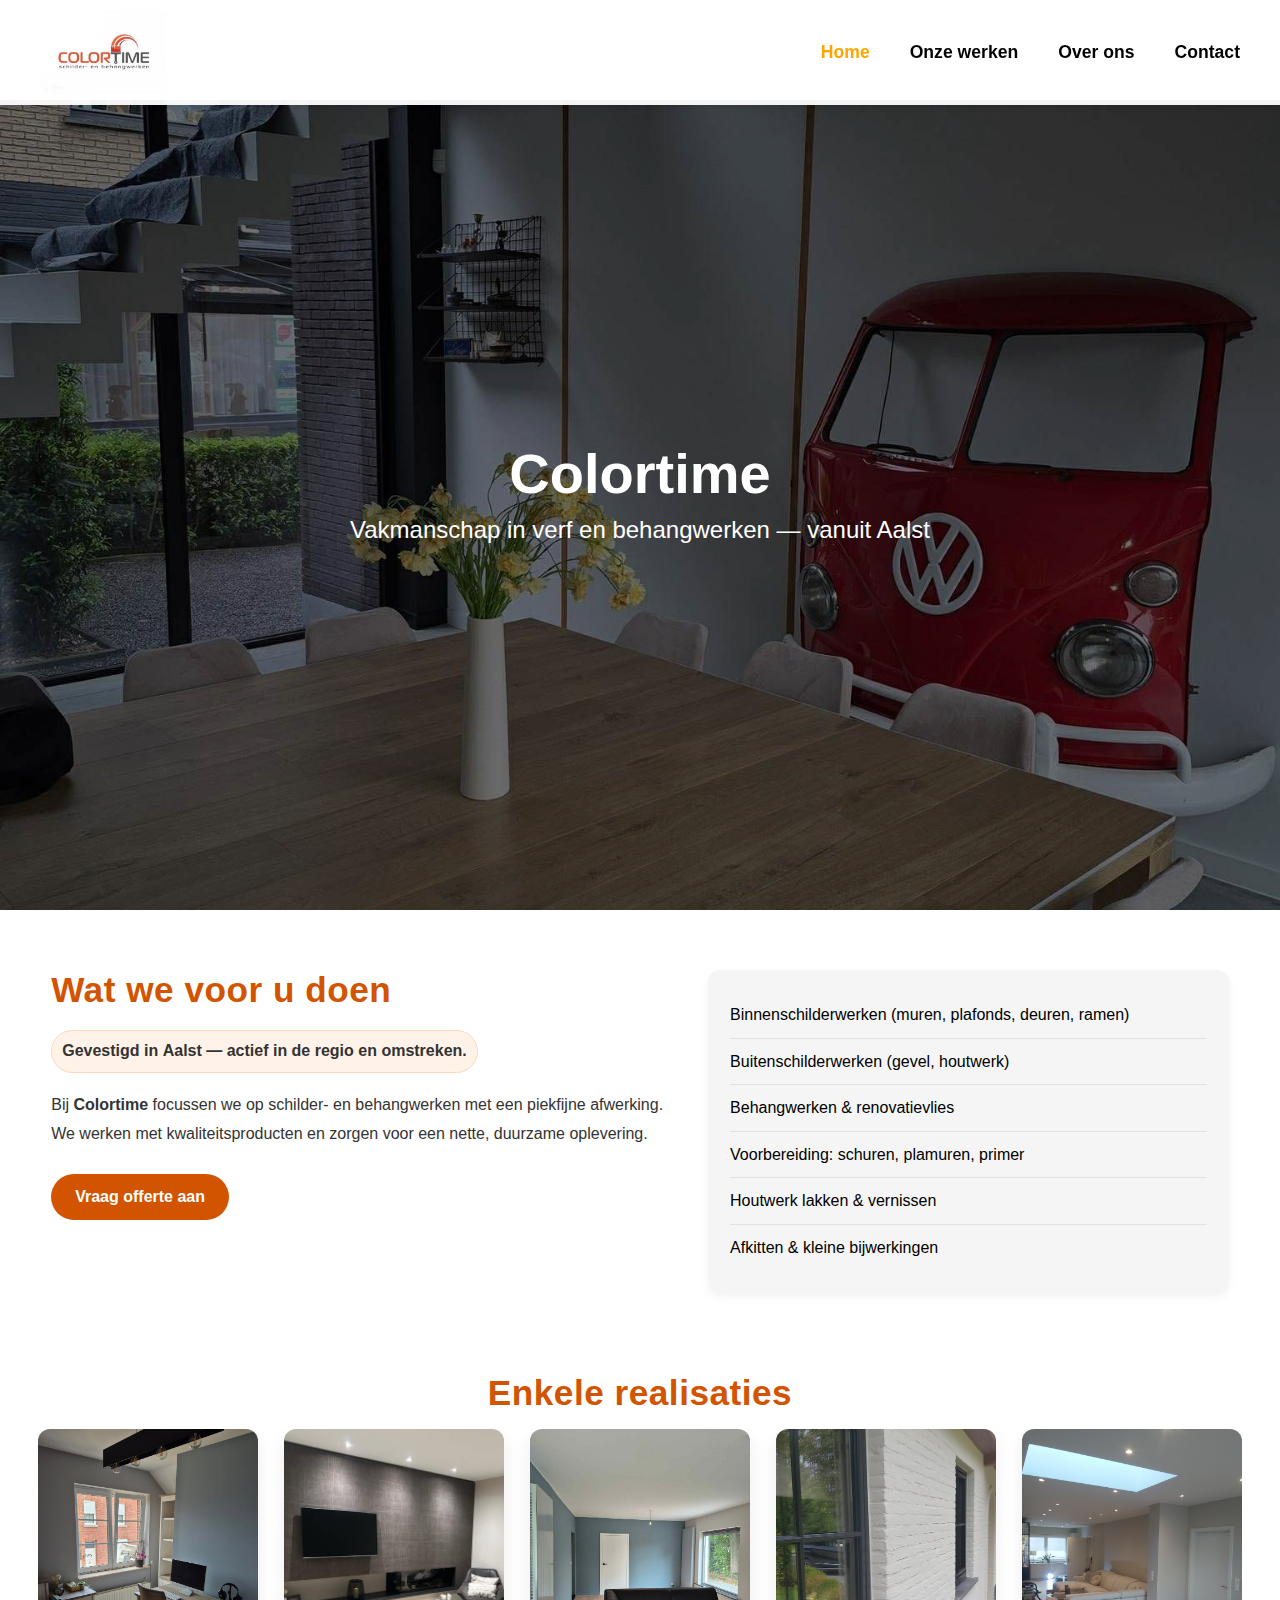
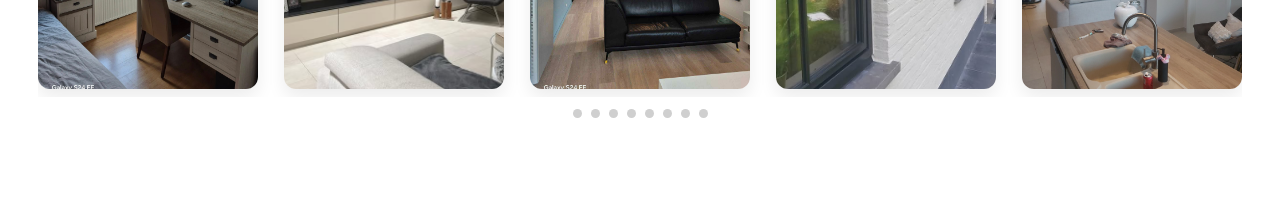
<file: index.html>
<!DOCTYPE html>
<html lang="nl">
<head>
  <meta charset="UTF-8">
  <title>Colortime</title>
  <link rel="stylesheet" href="style.css">
  <meta name="viewport" content="width=device-width, initial-scale=1">

</head>
<body>

  <!-- Navigatie bovenaan -->
  <header class="topbar">
    <div class="logo">
      <img src="images/logo@2x.jpg" alt="Colortime logo">
    </div>
    <nav class="topnav">
      <ul>
        <li><a href="index.html" class="active">Home</a></li>
        <li><a href="werken.html">Onze werken</a></li>
        <li><a href="over-ons.html">Over ons</a></li>
        <li><a href="contact.html">Contact</a></li>
      </ul>
    </nav>
  </header>

  <!-- Hero-sectie met foto en call to action -->
  <div class="hero">
    <div class="hero-overlay"></div>
    <div class="hero-text">
      <h1>Colortime</h1>
      <p>Vakmanschap in verf en behangwerken — vanuit Aalst</p>
     
    </div>
  </div>

  <!-- Diensten / Wat we doen -->
  <section class="services">
    <div class="services__left">
      <h2>Wat we voor u doen</h2>
      <p class="services__locatie">Gevestigd in <strong>Aalst</strong> — actief in de regio en omstreken.</p>
      <p>
        Bij <strong>Colortime</strong> focussen we op schilder- en behangwerken met een piekfijne afwerking.
        We werken met kwaliteitsproducten en zorgen voor een nette, duurzame oplevering.
      </p>
      <a class="btn-cta" href="mailto:colortimevdm@gmail.com?subject=Offerte">Vraag offerte aan</a>


    </div>

    <div class="services__right">
      <ul>
        <li>Binnenschilderwerken (muren, plafonds, deuren, ramen)</li>
        <li>Buitenschilderwerken (gevel, houtwerk)</li>
        <li>Behangwerken & renovatievlies</li>
        <li>Voorbereiding: schuren, plamuren, primer</li>
        <li>Houtwerk lakken & vernissen</li>
        <li>Afkitten & kleine bijwerkingen</li>
      </ul>
    </div>
  </section>
<!-- ===== Recent werk in beeld (CSS-only carrousel) ===== -->
<section class="showcase">
  <h2>Enkele realisaties</h2>

  <div class="sc-viewport">
    <ul class="sc-track">
      <!-- Geef elke slide een uniek id -->
      <li id="shot1" class="sc-item"><img src="images/project1.jpg" alt="Project 1"></li>
      <li id="shot2" class="sc-item"><img src="images/project2.jpg" alt="Project 2"></li>
      <li id="shot3" class="sc-item"><img src="images/zetel.jpeg" alt="Project 3"></li>
      <li id="shot4" class="sc-item"><img src="images/buiten.jpg" alt="Project 4"></li>
      <li id="shot5" class="sc-item"><img src="images/coloblikje.jpg" alt="Project 5"></li>
      <li id="shot6" class="sc-item"><img src="images/onsHuis.jpg" alt="Project 6"></li>
      <li id="shot7" class="sc-item"><img src="images/badje.jpg" alt="Project 7"></li>
      <li id="shot8" class="sc-item"><img src="images/schuurmachin.jpg" alt="Project 8"></li>
    </ul>
  </div>

  <!-- Dots: springen naar het corresponderende id -->
  <nav class="sc-dots">
    <a href="#shot1" aria-label="Naar foto 1"></a>
    <a href="#shot2" aria-label="Naar foto 2"></a>
    <a href="#shot3" aria-label="Naar foto 3"></a>
    <a href="#shot4" aria-label="Naar foto 4"></a>
    <a href="#shot5" aria-label="Naar foto 5"></a>
    <a href="#shot6" aria-label="Naar foto 6"></a>
    <a href="#shot7" aria-label="Naar foto 7"></a>
    <a href="#shot8" aria-label="Naar foto 8"></a>
  </nav>
</section>
<script>
  (function () {
    // Pak alle afbeeldingen uit de home-showcase
    const thumbs = Array.from(document.querySelectorAll('.showcase .sc-item img'));
    if (!thumbs.length) return;

    // Reuse bestaande lightbox als die al bestaat, anders maak 'm aan
    let lb = document.getElementById('lightbox');
    let lbImg, lbClose, lbPrev, lbNext, lbCounter;

    if (!lb) {
      lb = document.createElement('div');
      lb.className = 'lightbox';
      lb.id = 'lightbox';
      lb.innerHTML = `
        <button class="btn close" id="lbClose" aria-label="Sluiten">✕</button>
        <button class="btn prev"  id="lbPrev"  aria-label="Vorige">‹</button>
        <img id="lbImage" alt="" />
        <button class="btn next"  id="lbNext"  aria-label="Volgende">›</button>
        <div class="counter" id="lbCounter"></div>
      `;
      document.body.appendChild(lb);
    }

    lbImg = lb.querySelector('#lbImage');
    lbClose = lb.querySelector('#lbClose');
    lbPrev = lb.querySelector('#lbPrev');
    lbNext = lb.querySelector('#lbNext');
    lbCounter = lb.querySelector('#lbCounter');

    let idx = 0;
    const getSrc = el => el.getAttribute('data-large') || el.getAttribute('src');

    function openAt(i) {
      idx = (i + thumbs.length) % thumbs.length;
      lbImg.src = getSrc(thumbs[idx]);
      lbImg.alt = thumbs[idx].alt || '';
      lbCounter.textContent = (idx + 1) + ' / ' + thumbs.length;
      lb.classList.add('open');
      lb.setAttribute('aria-hidden', 'false');
      document.body.style.overflow = 'hidden';
    }
    function close() {
      lb.classList.remove('open');
      lb.setAttribute('aria-hidden', 'true');
      document.body.style.overflow = '';
      lbImg.src = '';
    }
    function next() { openAt(idx + 1); }
    function prev() { openAt(idx - 1); }

    thumbs.forEach((img, i) => {
      img.style.cursor = 'zoom-in';
      img.addEventListener('click', () => openAt(i));
    });

    lbClose.addEventListener('click', close);
    lbNext.addEventListener('click', next);
    lbPrev.addEventListener('click', prev);
    lb.addEventListener('click', (e) => { if (e.target === lb) close(); });
    document.addEventListener('keydown', (e) => {
      if (!lb.classList.contains('open')) return;
      if (e.key === 'Escape') close();
      if (e.key === 'ArrowRight') next();
      if (e.key === 'ArrowLeft')  prev();
    });
  })();
</script>

</body>
</html>
</file>
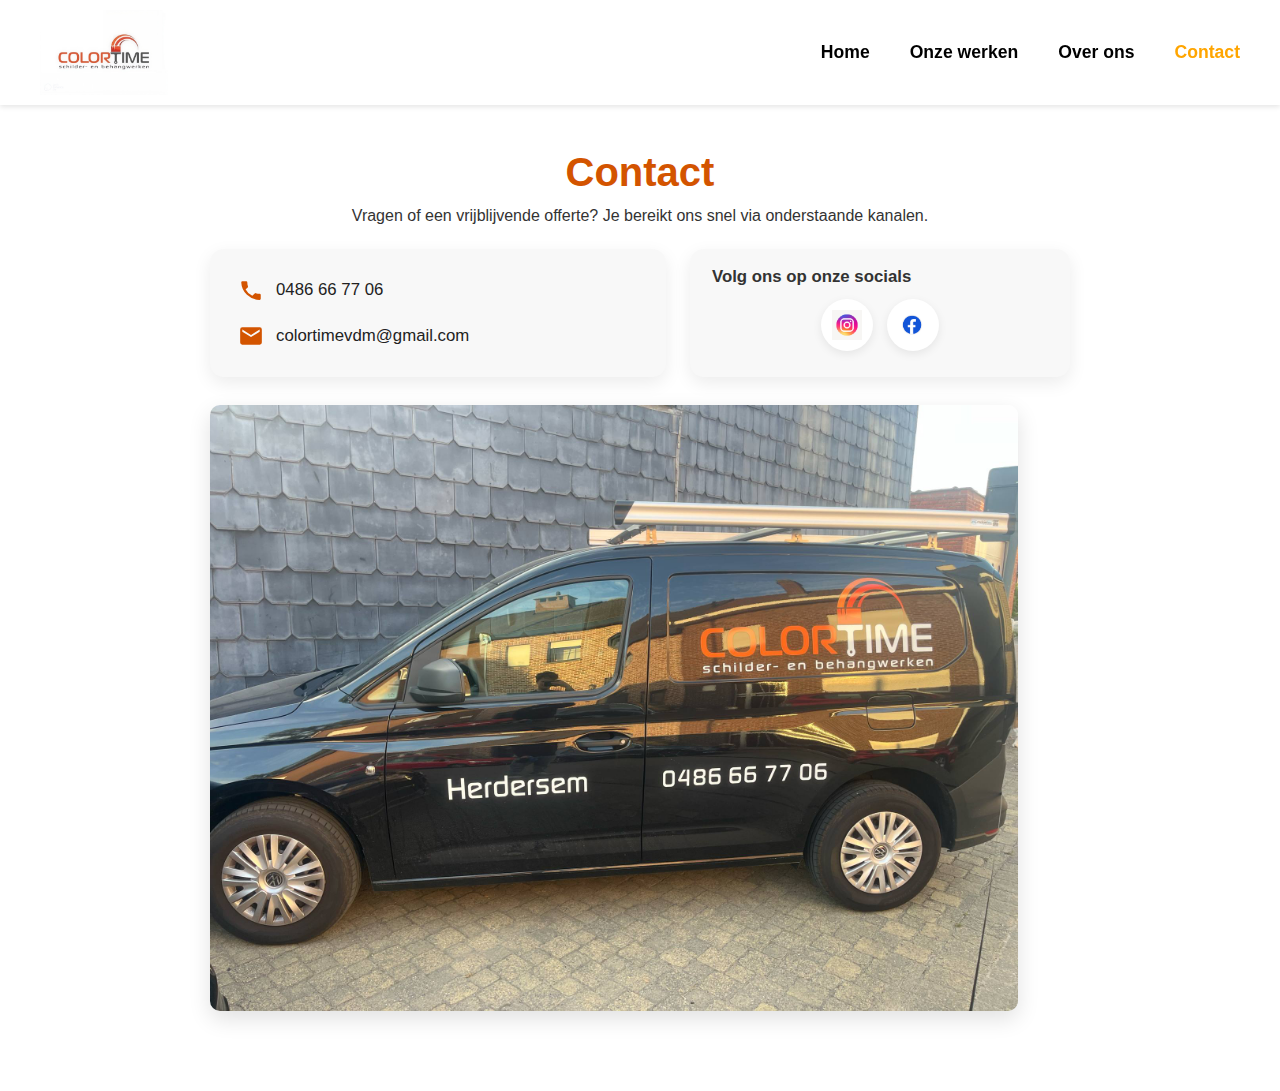
<file: contact.html>
<!doctype html>
<html lang="nl">
<head>
  <meta charset="utf-8" />
  <title>Colortime | Contact</title>
  <meta name="viewport" content="width=device-width, initial-scale=1" />
  <link rel="stylesheet" href="style.css" />
</head>
<body>

  <!-- Navigatie -->
  <header class="topbar">
    <div class="logo">
      <img src="images/logo@2x.jpg" alt="Colortime" />
    </div>
    <nav class="topnav">
      <ul>
        <li><a href="index.html">Home</a></li>
        <li><a href="werken.html">Onze werken</a></li>
        <li><a href="over-ons.html">Over ons</a></li>
        <li><a href="contact.html" class="active">Contact</a></li>
      </ul>
    </nav>
  </header>

  <!-- Contact -->
  <main class="contact">
    <h1>Contact</h1>
    <p>Vragen of een vrijblijvende offerte? Je bereikt ons snel via onderstaande kanalen.</p>

    <div class="contact-grid">
      <!-- KAART 1: Telefoon + E-mail -->
      <div class="contact-card">
        <!-- Telefoon: opent belscherm op gsm -->
        <a class="contact-row"
           href="tel:+32486667706"
           aria-label="Bel Colortime (0486 66 77 06)">
          <svg viewBox="0 0 24 24" aria-hidden="true" width="26" height="26">
            <path d="M6.62 10.79a15.05 15.05 0 006.59 6.59l2.2-2.2a1 1 0 011.02-.24 11.36 11.36 0 003.56.57 1 1 0 011 1v3.61a1 1 0 01-1 1A17 17 0 013 5a1 1 0 011-1h3.61a1 1 0 011 1 11.36 11.36 0 00.57 3.56 1 1 0 01-.24 1.02l-2.32 2.21z"/>
          </svg>
          <span>0486 66 77 06</span>
        </a>

        <!-- E-mail: opent mail met onderwerp + body ingevuld -->
        <a class="contact-row" href="mailto:colortimevdm@gmail.com" aria-label="Mail Colortime">
  <!-- (je icoon) -->
  <svg viewBox="0 0 24 24" aria-hidden="true" width="26" height="26">
    <path d="M20 4H4a2 2 0 00-2 2v12a2 2 0 002 2h16a2 2 0 002-2V6a2 2 0 00-2-2zm0 4l-8 5-8-5V6l8 5 8-5v2z"/>
  </svg>
  <span>colortimevdm@gmail.com</span>
</a>

      </div>

      <!-- KAART 2: Socials -->
      <div class="contact-card socials-col">
        <h3>Volg ons op onze socials</h3>
        <div class="socials-list">
          <a class="social-btn insta"
             href="https://www.instagram.com/colortime_mike/"
             target="_blank" rel="noopener" aria-label="Instagram">
            <img src="images/instagram.jpg" alt="Instagram">
          </a>
          <a class="social-btn facebook"
             href="https://www.facebook.com/profile.php?id=100057289606554"
             target="_blank" rel="noopener" aria-label="Facebook">
            <img src="images/facebook.jpg" alt="Facebook">
          </a>
        </div>
      </div>
    </div>
    <figure class="contact-photo">
  <img src="images/home-bg.jpg" alt="Colortime aan het werk">
</figure>

  </main>

</body>
</html>
</file>
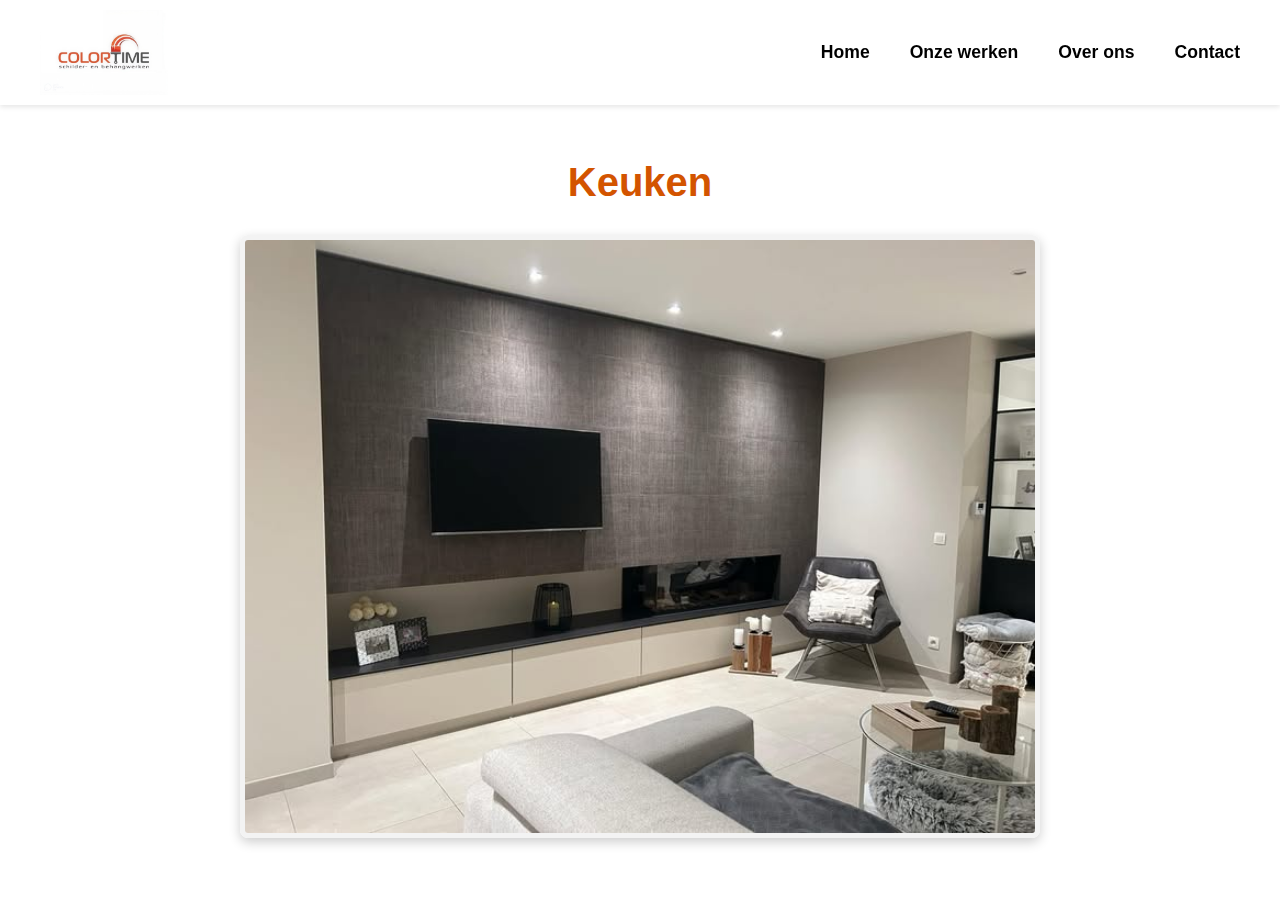
<file: detail-keuken.html>
<!DOCTYPE html>
<html lang="nl">
<head>
    <meta charset="UTF-8">
    <title>Keuken</title>
    <link rel="stylesheet" href="style.css">
</head>
<body>

    <header class="topbar">
        <div class="logo">
            <a href="index.html"><img src="images/logo@2x.jpg" alt="Colortime logo"></a>
        </div>
        <nav class="topnav">
            <ul>
                <li><a href="index.html">Home</a></li>
                <li><a href="werken.html">Onze werken</a></li>
                <li><a href="over-ons.html">Over ons</a></li>
                <li><a href="contact.html">Contact</a></li>
            </ul>
        </nav>
    </header>

    <main class="detailpagina">
        <h1>Keuken</h1>
        <img src="images/project2.jpg" alt="Keuken project">
    </main>

</body>
</html>
</file>
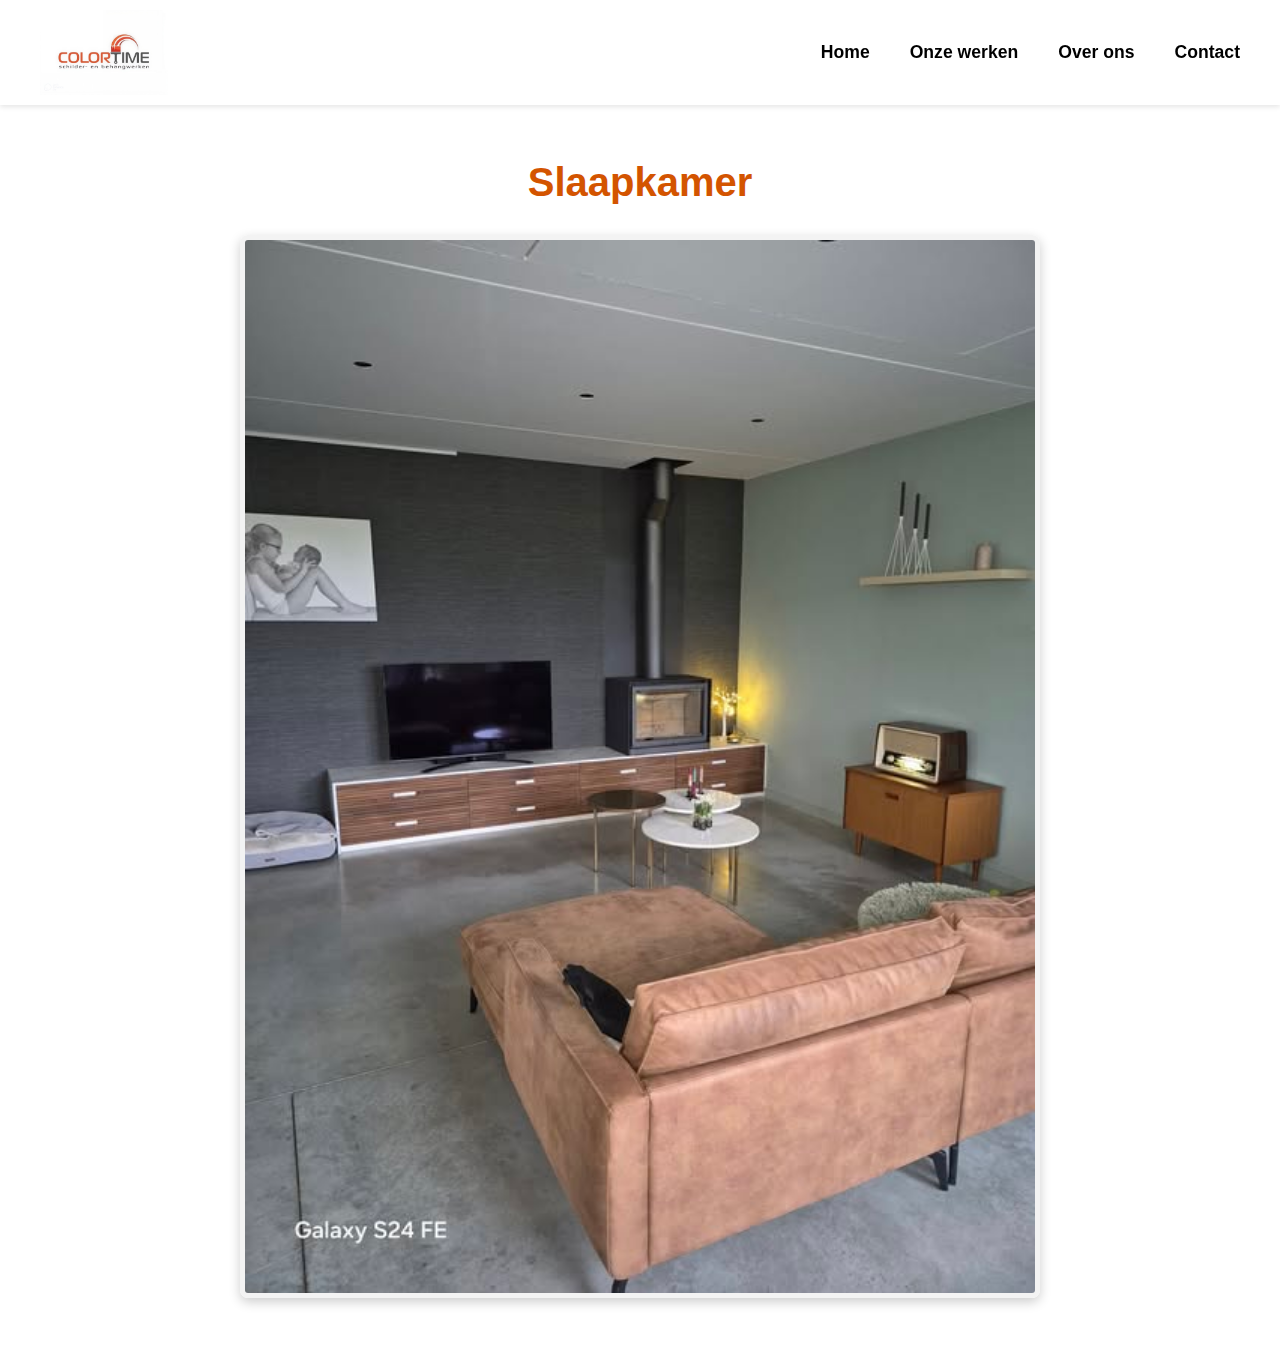
<file: detail-slaapkamer.html>
<!DOCTYPE html>
<html lang="nl">
<head>
    <meta charset="UTF-8">
    <title>Slaapkamer</title>
    <link rel="stylesheet" href="style.css">
</head>
<body>

    <header class="topbar">
        <div class="logo">
            <a href="index.html"><img src="images/logo@2x.jpg" alt="Colortime logo"></a>
        </div>
        <nav class="topnav">
            <ul>
                <li><a href="index.html">Home</a></li>
                <li><a href="werken.html">Onze werken</a></li>
                <li><a href="over-ons.html">Over ons</a></li>
                <li><a href="contact.html">Contact</a></li>
            </ul>
        </nav>
    </header>

    <main class="detailpagina">
        <h1>Slaapkamer</h1>
        <img src="images/project3.jpg" alt="Slaapkamer project">
    </main>

</body>
</html>
</file>
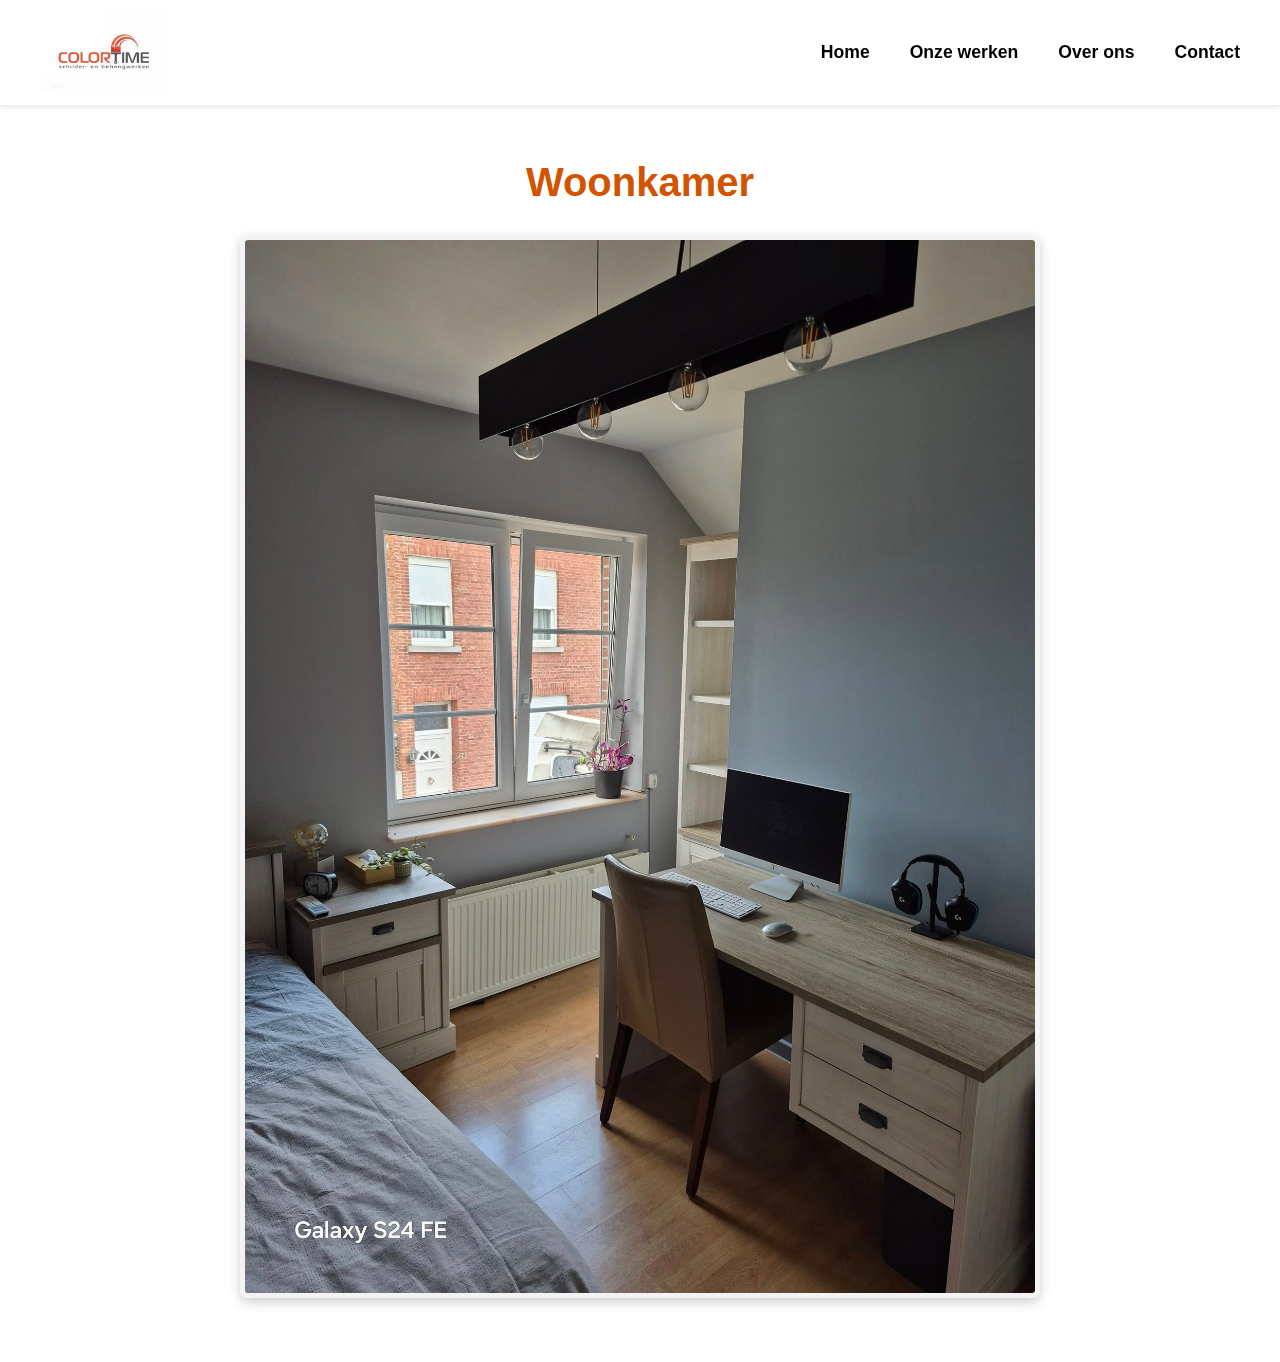
<file: detail-woonkamer.html>
<!DOCTYPE html>
<html lang="nl">
<head>
    <meta charset="UTF-8">
    <title>Woonkamer</title>
    <link rel="stylesheet" href="style.css">
</head>
<body>

    <header class="topbar">
        <div class="logo">
            <a href="index.html"><img src="images/logo@2x.jpg" alt="Colortime logo"></a>
        </div>
        <nav class="topnav">
            <ul>
                <li><a href="index.html">Home</a></li>
                <li><a href="werken.html">Onze werken</a></li>
                <li><a href="over-ons.html">Over ons</a></li>
                <li><a href="contact.html">Contact</a></li>
            </ul>
        </nav>
    </header>

    <main class="detailpagina">
        <h1>Woonkamer</h1>
        <img src="images/project1.jpg" alt="Woonkamer project">
    </main>

</body>
</html>
</file>
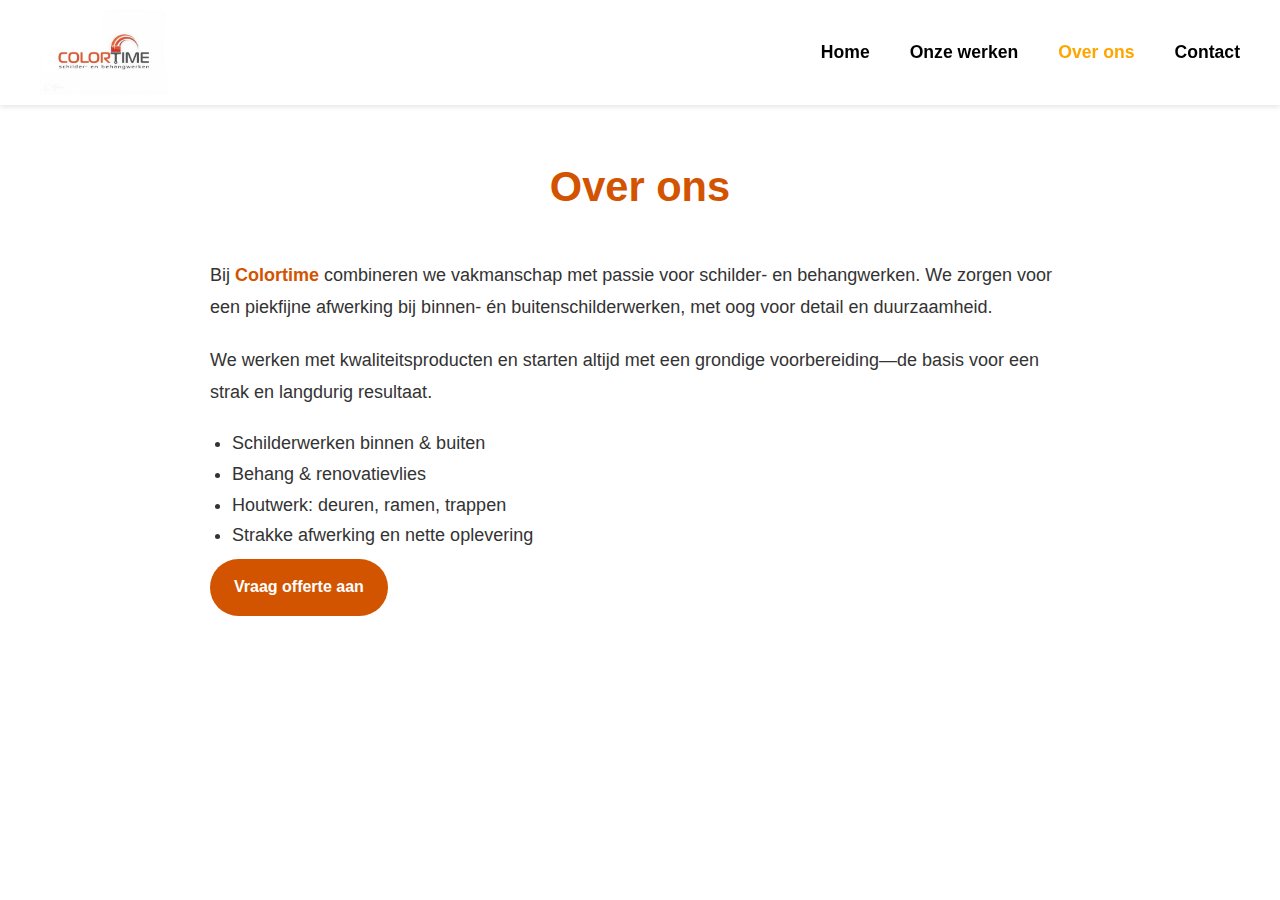
<file: over-ons.html>
<!doctype html>
<html lang="nl">
<head>
  <meta charset="utf-8" />
  <title>Colortime | Over ons</title>
  <link rel="stylesheet" href="style.css" />
</head>
<body>

  <header class="topbar">
    <div class="logo">
      <img src="images/logo@2x.jpg" alt="Colortime" />
    </div>
    <nav class="topnav">
      <ul>
        <li><a href="index.html">Home</a></li>
        <li><a href="werken.html">Onze werken</a></li>
        <li><a href="over-ons.html" class="active">Over ons</a></li>
        <li><a href="contact.html">Contact</a></li>
      </ul>
    </nav>
  </header>

 <main class="over-ons">
  <h1>Over ons</h1>

  <p>
    Bij <strong>Colortime</strong> combineren we vakmanschap met passie voor schilder- en behangwerken.
    We zorgen voor een piekfijne afwerking bij binnen- én buitenschilderwerken, met oog voor detail en duurzaamheid.
  </p>
  <p>
    We werken met kwaliteitsproducten en starten altijd met een grondige voorbereiding—de basis voor een strak en langdurig resultaat.
  </p>

  <ul>
    <li>Schilderwerken binnen & buiten</li>
    <li>Behang & renovatievlies</li>
    <li>Houtwerk: deuren, ramen, trappen</li>
    <li>Strakke afwerking en nette oplevering</li>
  </ul>

  <a class="btn-cta" href="mailto:colortimevdm@gmail.com?subject=Offerte">Vraag offerte aan</a>

</main>



</body>
</html>
</file>
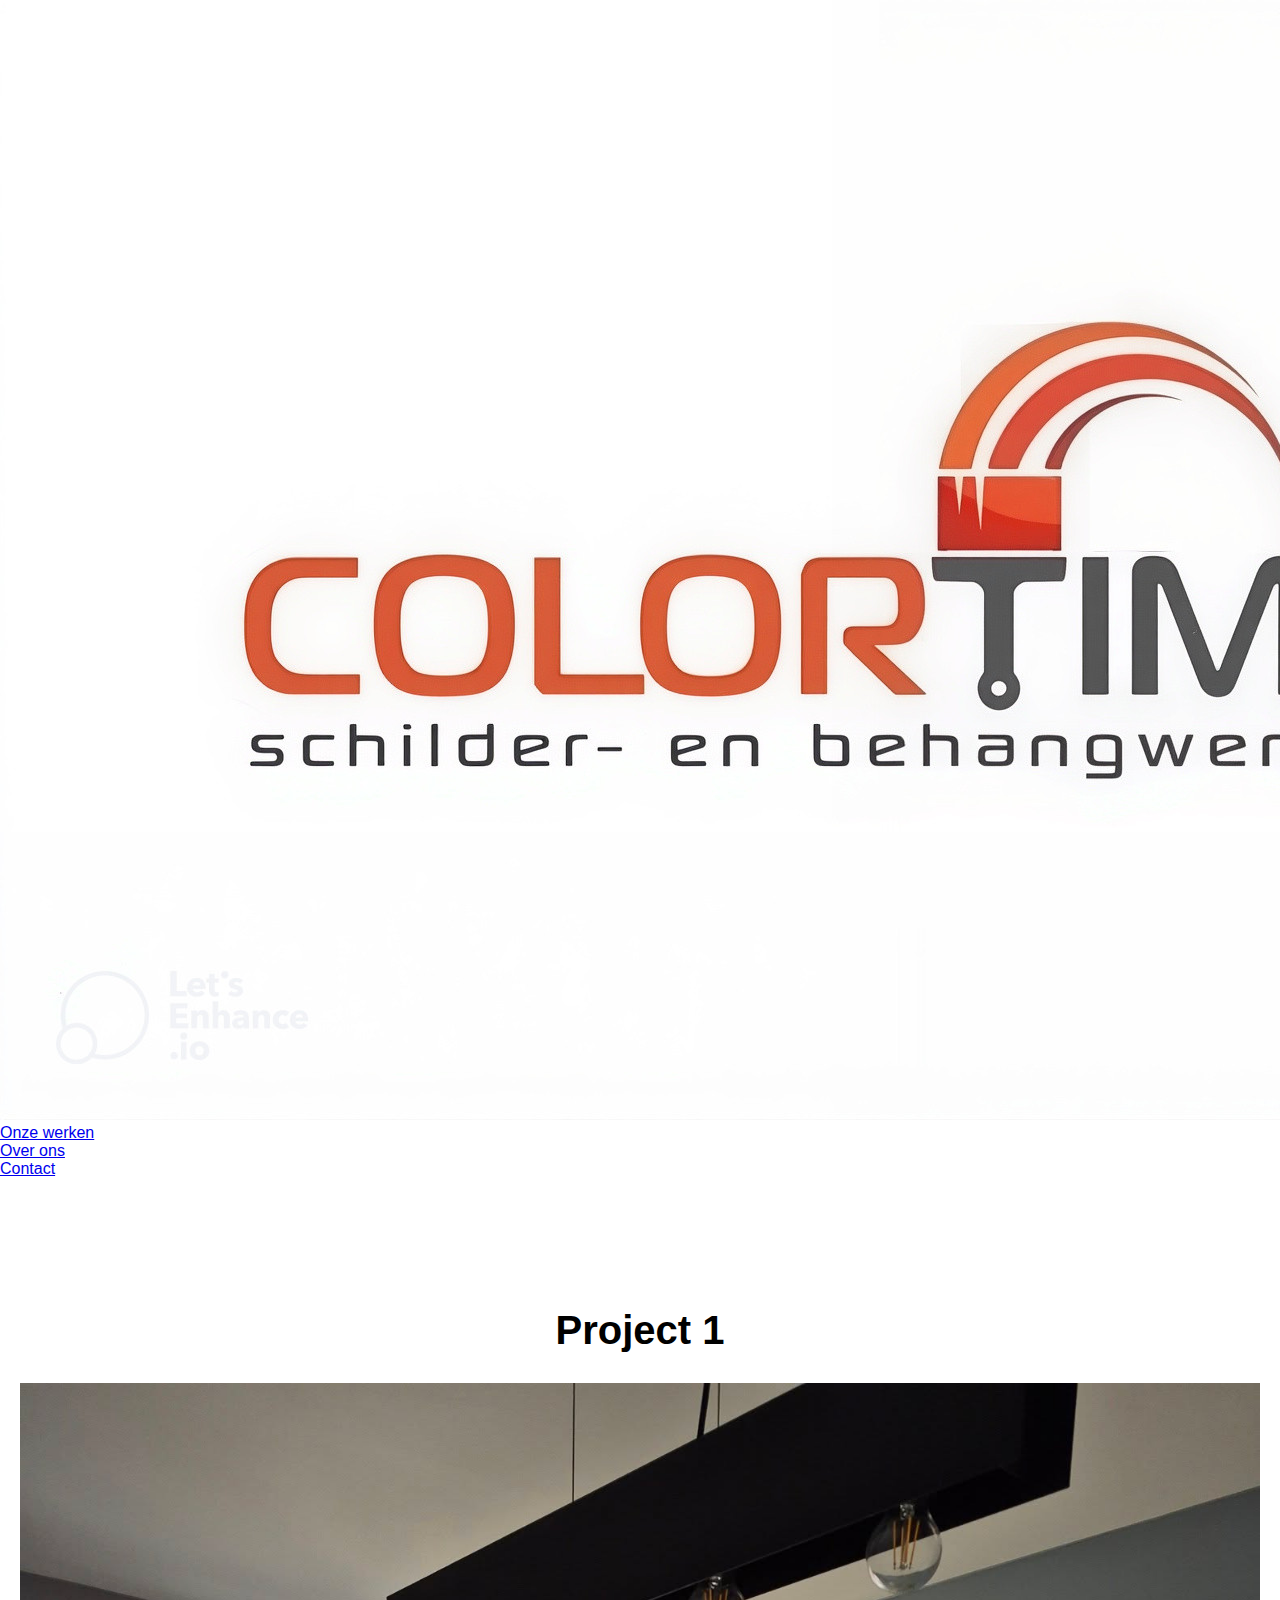
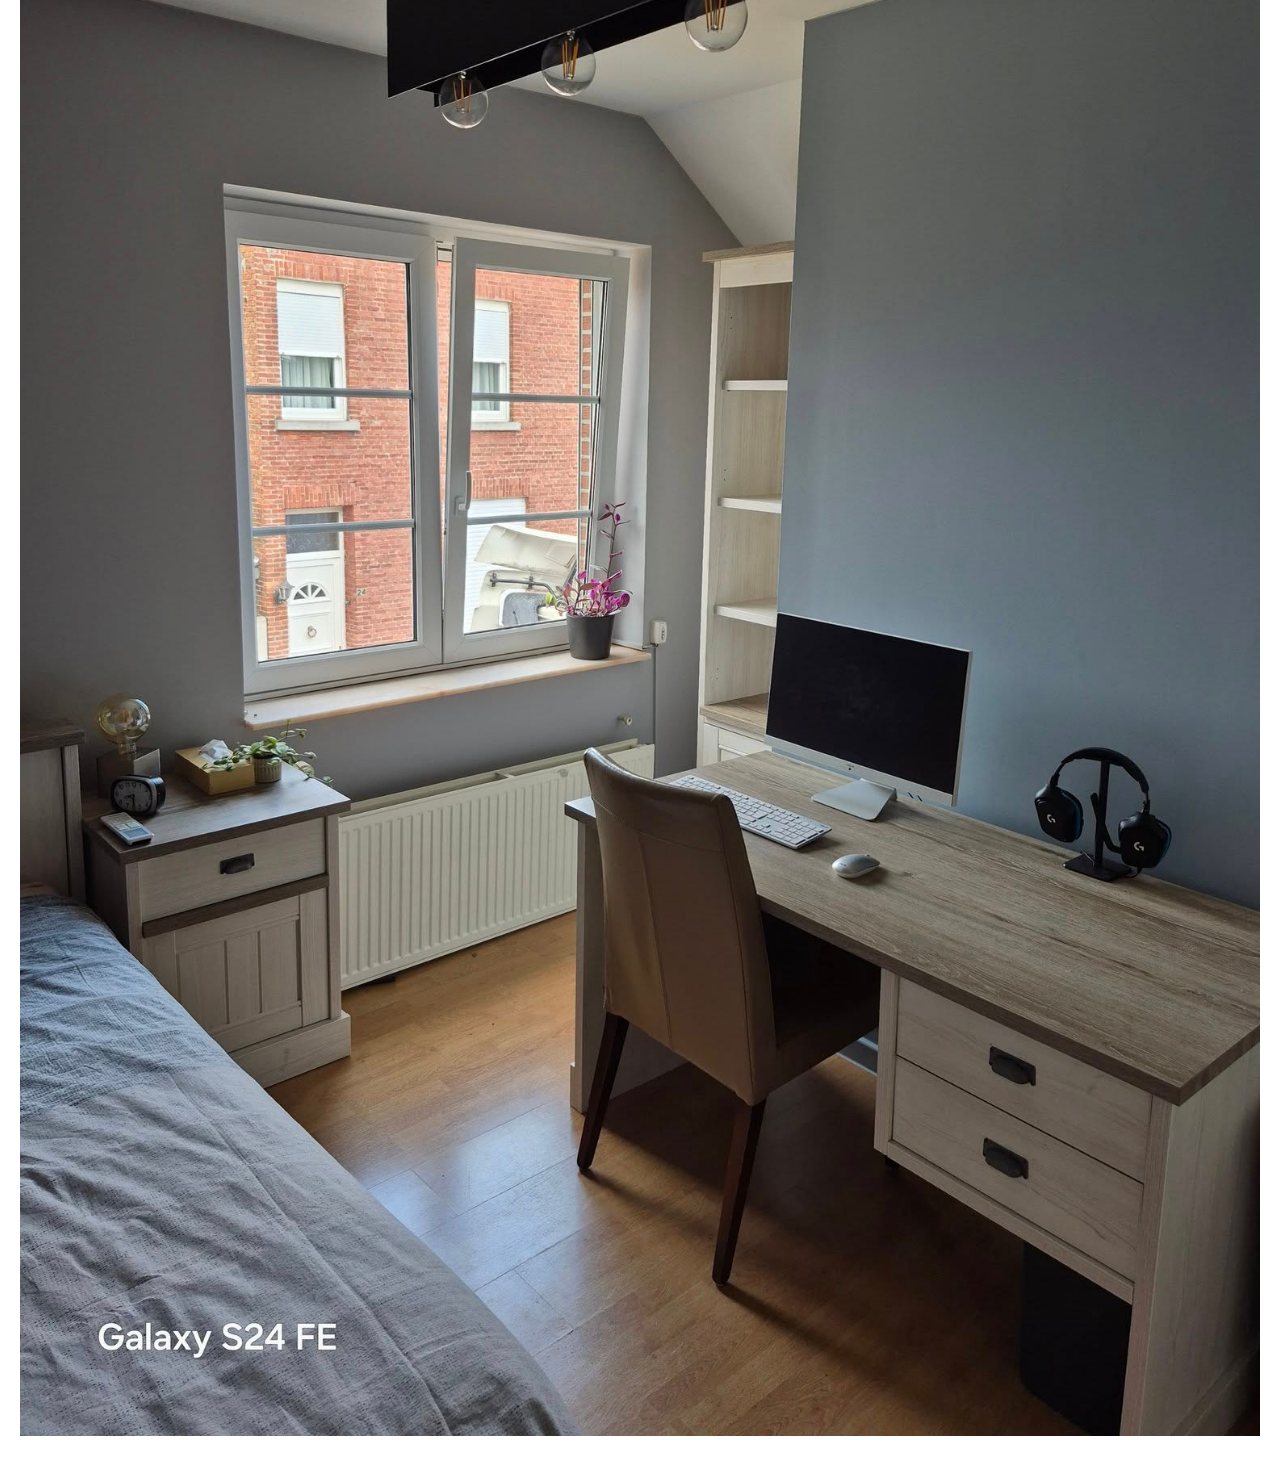
<file: project1.html>
<!DOCTYPE html>
<html lang="nl">
<head>
    <meta charset="UTF-8">
    <title>Project 1 - Colortime</title>
    <link rel="stylesheet" href="style.css">
</head>
<body>
    <div class="logo-container">
        <img src="images/logo@2x.jpg" alt="Colortime logo" class="logo">
    </div>
    <div class="container">
        <nav>
            <ul>
                <li><a href="werken.html">Onze werken</a></li>
                <li><a href="over-ons.html">Over ons</a></li>
                <li><a href="contact.html">Contact</a></li>
            </ul>
        </nav>
        <main>
            <h1>Project 1</h1>
            <img src="images/project1.jpg" alt="Project 1" style="max-width: 100%;">
        </main>
    </div>
</body>
</html>
</file>
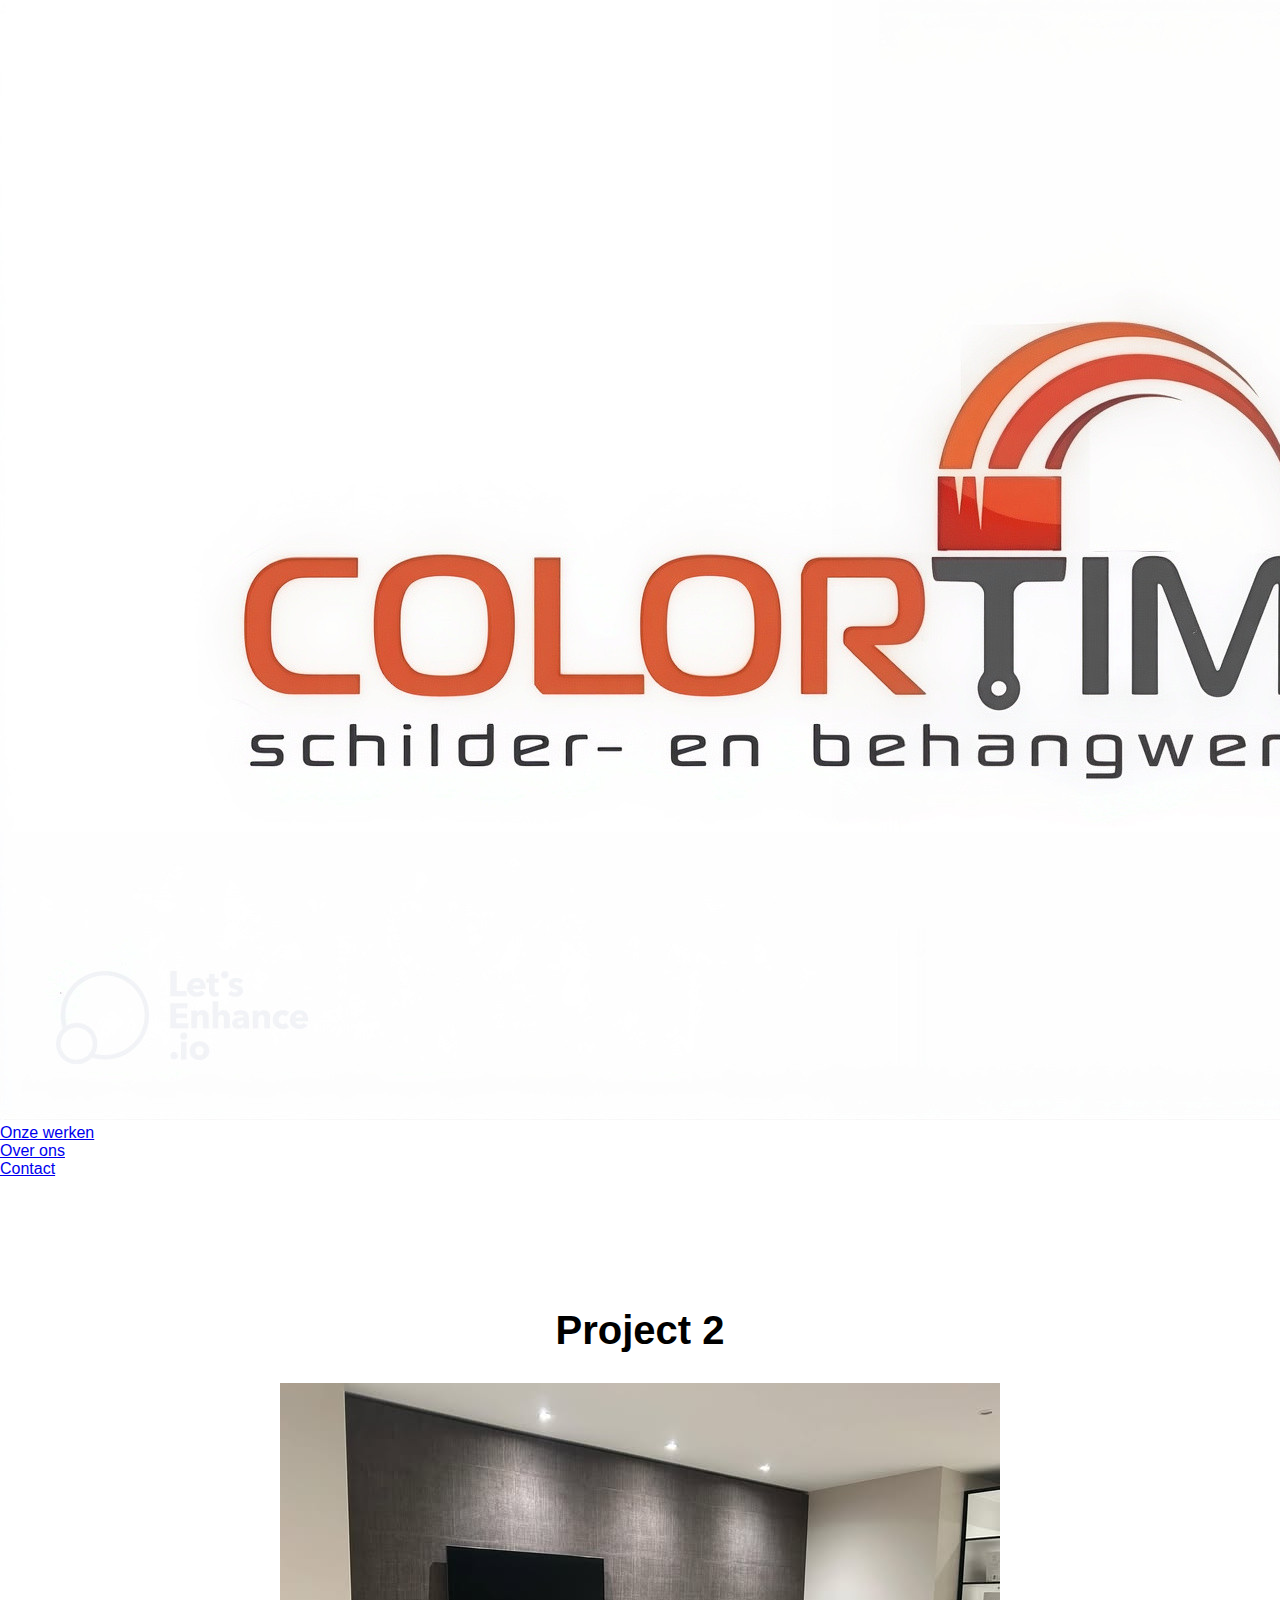
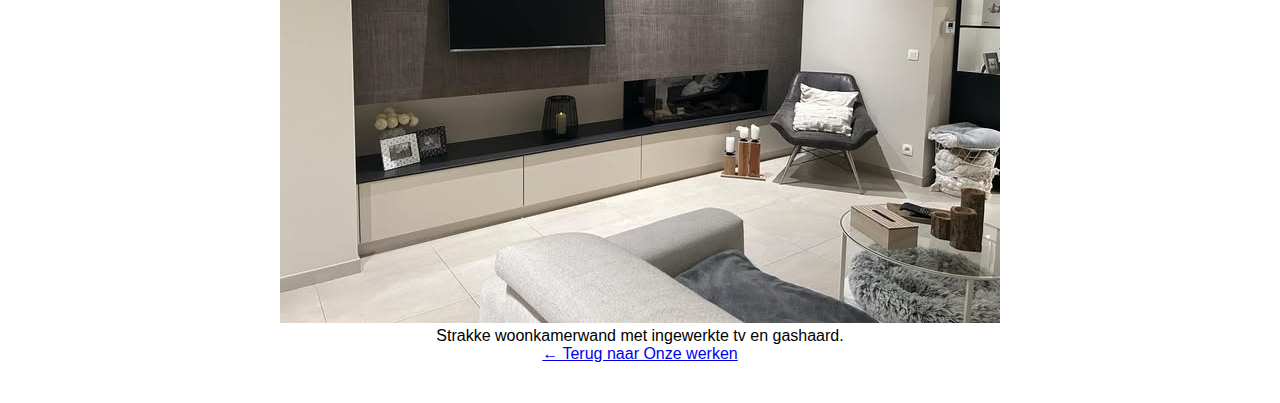
<file: project2.html>
<!DOCTYPE html>
<html lang="nl">
<head>
    <meta charset="UTF-8">
    <title>Project 2 - Colortime</title>
    <link rel="stylesheet" href="style.css">
</head>
<body>
    <div class="logo-container">
        <img src="images/logo@2x.jpg" alt="Colortime logo" class="logo">
    </div>

    <div class="container">
        <nav>
            <ul>
                <li><a href="werken.html">Onze werken</a></li>
                <li><a href="over-ons.html">Over ons</a></li>
                <li><a href="contact.html">Contact</a></li>
            </ul>
        </nav>
        <main>
            <h1>Project 2</h1>
            <img src="images/project2.jpg" alt="Afbeelding van project 2" style="max-width:100%; height:auto;">
            <p>Strakke woonkamerwand met ingewerkte tv en gashaard.</p>
            <a href="werken.html">← Terug naar Onze werken</a>
        </main>
    </div>
</body>
</html>
</file>
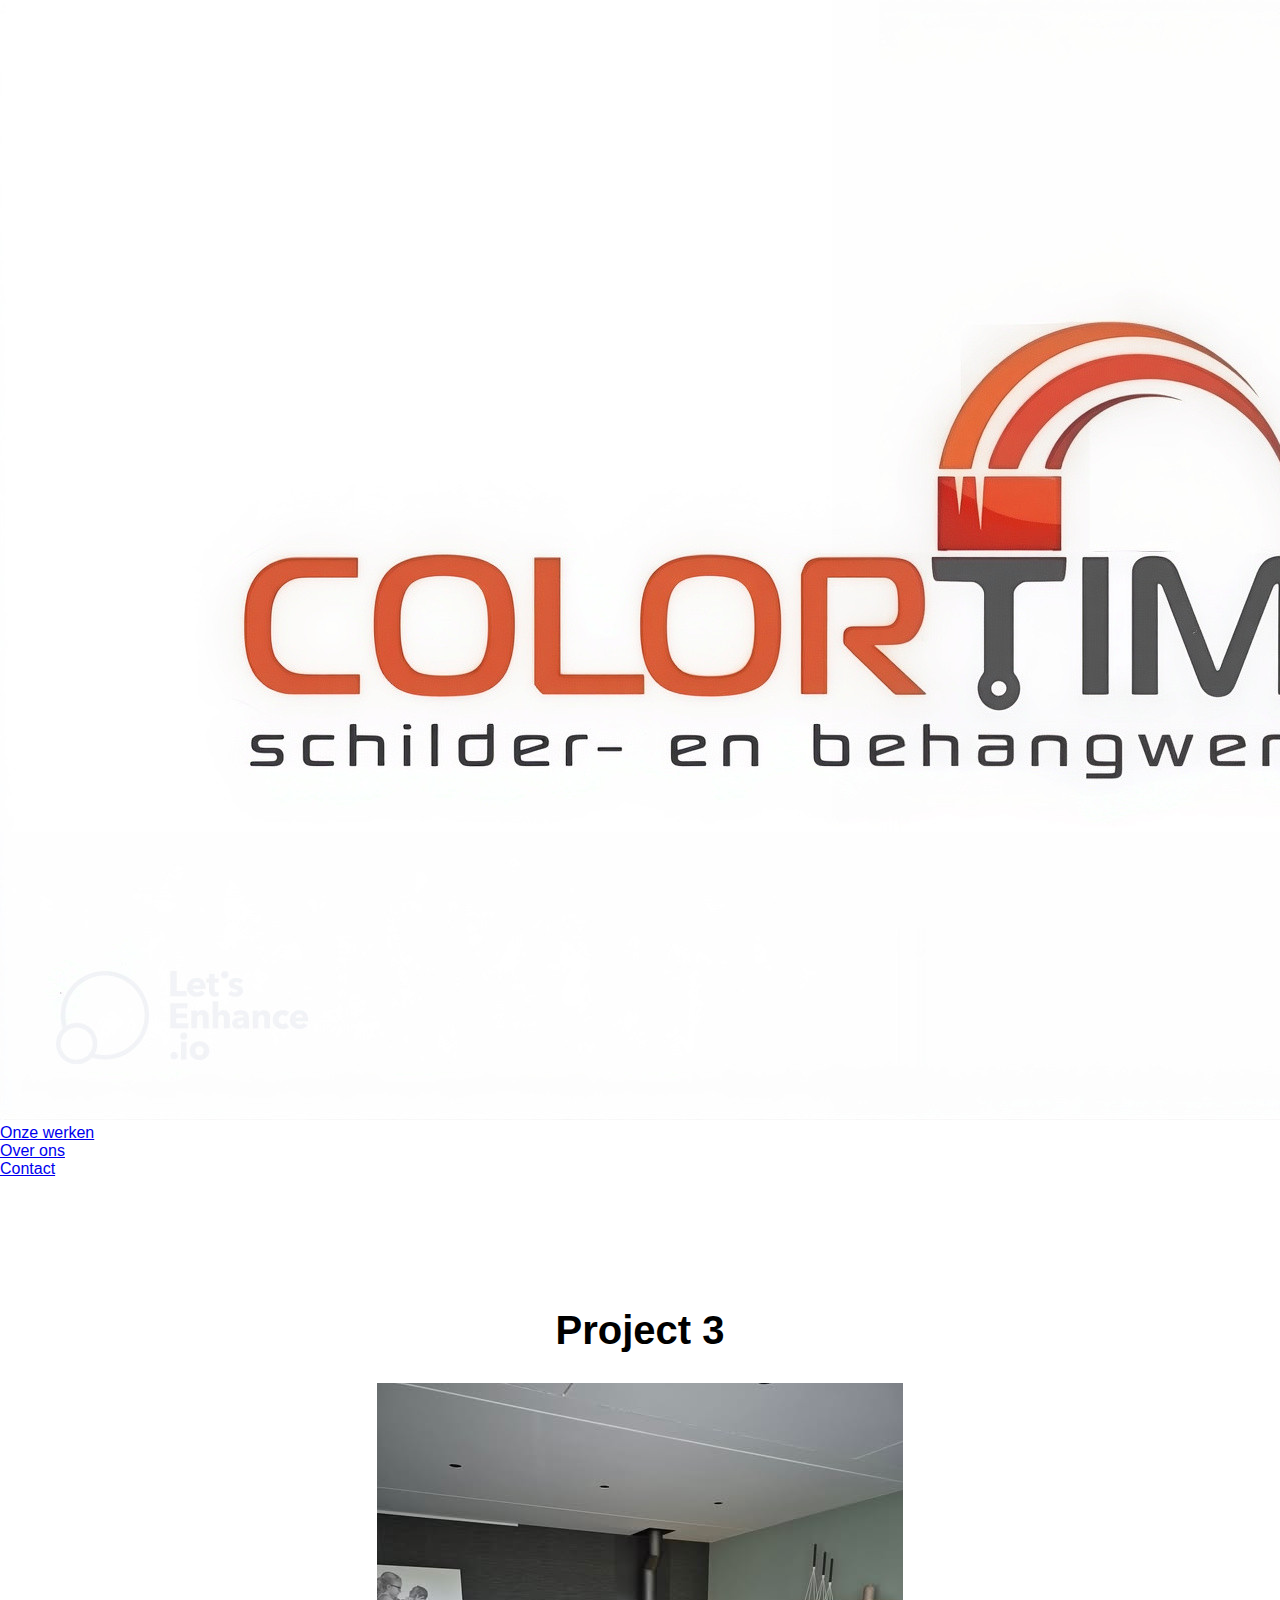
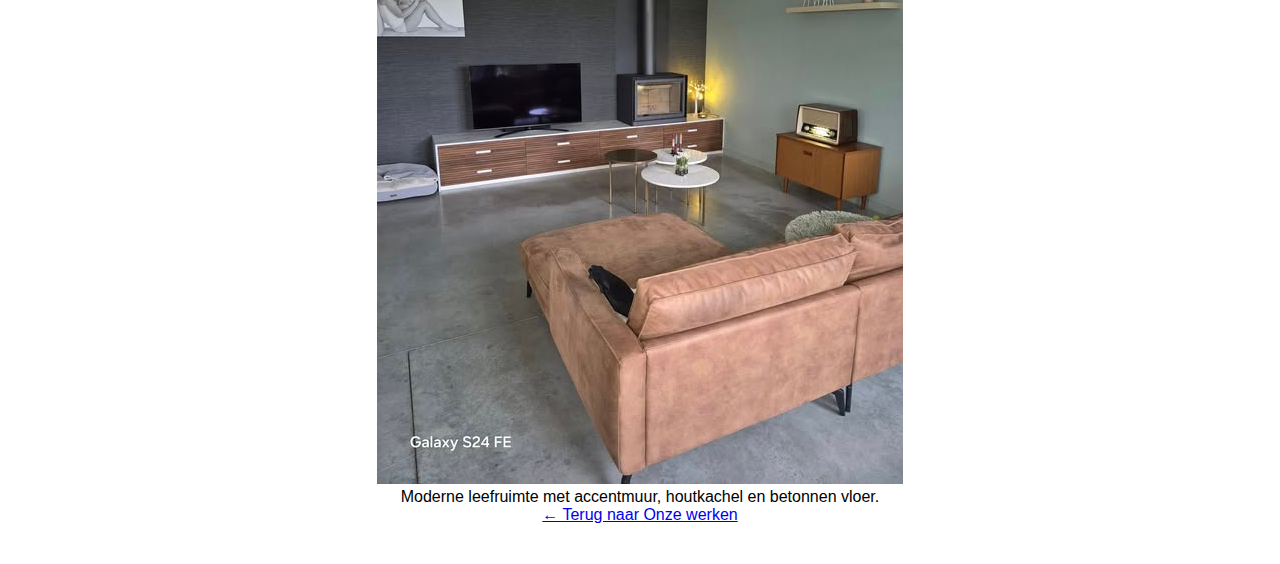
<file: project3.html>
<!DOCTYPE html>
<html lang="nl">
<head>
    <meta charset="UTF-8">
    <title>Project 3 - Colortime</title>
    <link rel="stylesheet" href="style.css">
</head>
<body>
    <div class="logo-container">
        <img src="images/logo@2x.jpg" alt="Colortime logo" class="logo">
    </div>

    <div class="container">
        <nav>
            <ul>
                <li><a href="werken.html">Onze werken</a></li>
                <li><a href="over-ons.html">Over ons</a></li>
                <li><a href="contact.html">Contact</a></li>
            </ul>
        </nav>
        <main>
            <h1>Project 3</h1>
            <img src="images/project3.jpg" alt="Afbeelding van project 3" style="max-width:100%; height:auto;">
            <p>Moderne leefruimte met accentmuur, houtkachel en betonnen vloer.</p>
            <a href="werken.html">← Terug naar Onze werken</a>
        </main>
    </div>
</body>
</html>
</file>
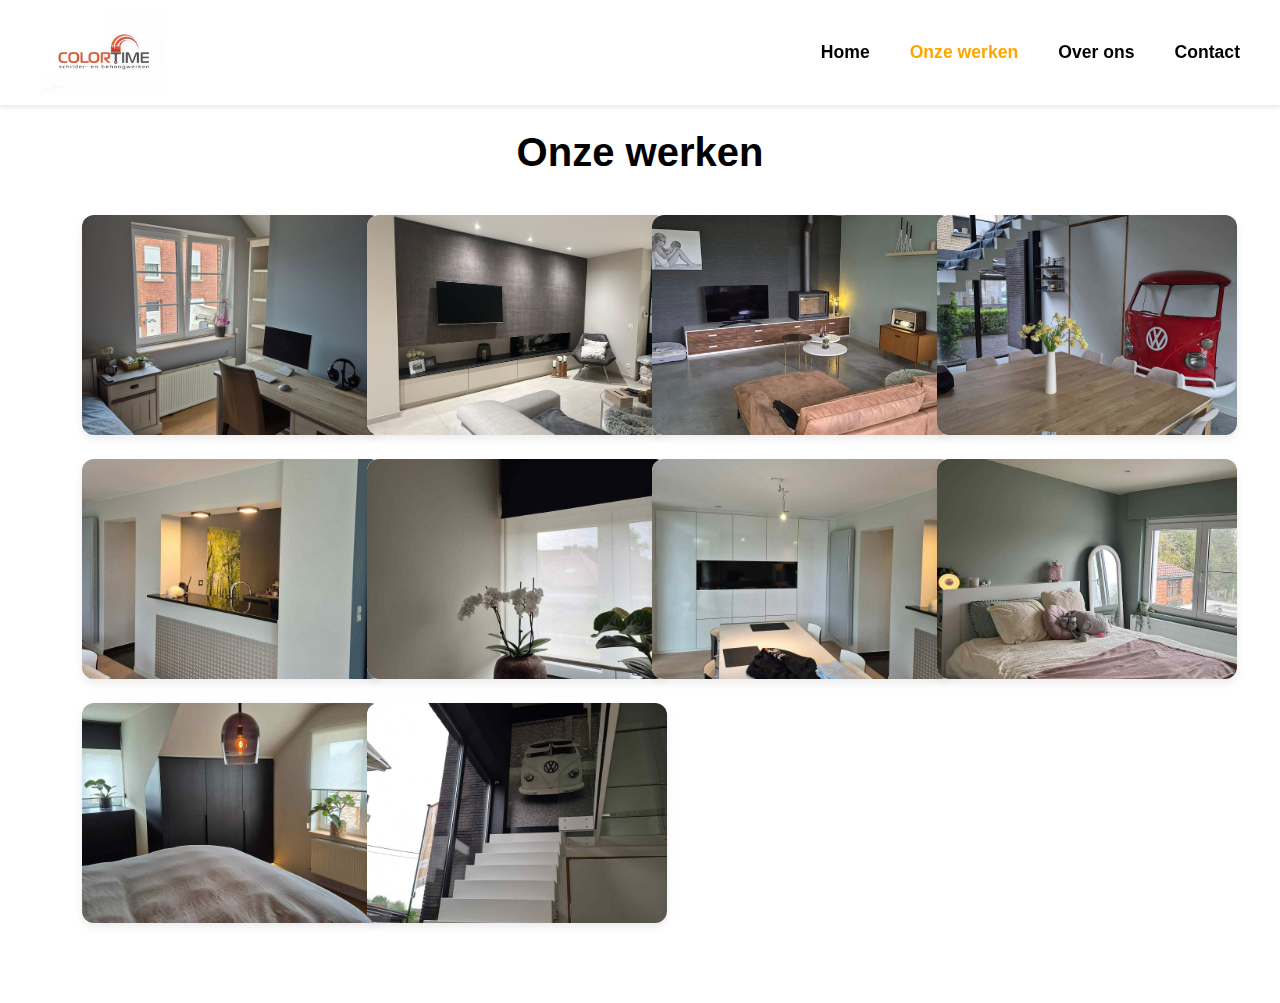
<file: werken.html>
<!doctype html>
<html lang="nl">
<head>
  <meta charset="utf-8" />
  <title>Onze werken - Colortime</title>
  <link rel="stylesheet" href="style.css" />
  <meta name="viewport" content="width=device-width, initial-scale=1">

</head>
<body>

  <header class="topbar">
    <div class="logo">
      <img src="images/logo@2x.jpg" alt="Colortime logo" />
    </div>
    <nav class="topnav">
      <ul>
        <li><a href="index.html">Home</a></li>
        <li><a href="werken.html" class="active">Onze werken</a></li>
        <li><a href="over-ons.html">Over ons</a></li>
        <li><a href="contact.html">Contact</a></li>
      </ul>
    </nav>
  </header>

  <main>
    <h1>Onze werken</h1>

    <!-- 4-koloms galerij -->
    <div class="gallery" id="gallery">
      <!--
        Gebruik waar mogelijk grotere foto's voor de lightbox.
        Zet dan het grote pad in data-large="", en de tegel-thumb in src="".
        Heb je (nog) geen aparte thumbs? laat data-large weg, dan gebruikt hij src.
      -->
      <div class="project">
        <img src="images/project1.jpg" data-large="images/project1.jpg" alt="Woonkamer" />
       
      </div>
      <div class="project">
        <img src="images/project2.jpg" data-large="images/project2.jpg" alt="Keuken" />
        
      </div>
      <div class="project">
        <img src="images/project3.jpg" data-large="images/project3.jpg" alt="Slaapkamer" />
        
      </div>

      <!-- Voeg hier gewoon meer tegels toe; de grid zet ze netjes per 4 -->
      <!-- Voorbeeld extra items: -->
     
       <div class="project">
        <img src="images/auto.jpeg" data-large="images/auto.jpeg" alt="Trap" />
      </div>
      <div class="project">
        <img src="images/barkeuken.jpeg" data-large="images/barkeuken.jpeg" alt="Trap" />
      </div>
      <div class="project">
        <img src="images/hoek.jpeg" data-large="images/hoek.jpeg" alt="Trap" />
      </div>
      <div class="project">
        <img src="images/keuken.jpeg" data-large="images/keuken.jpeg" alt="Trap" />
      </div>
      <div class="project">
        <img src="images/slaapkamer.jpeg" data-large="images/slaapkamer.jpeg" alt="Trap" />
      </div>
      <div class="project">
        <img src="images/slaapkamer2.jpeg" data-large="images/slaapkamer2.jpeg" alt="Trap" />
      </div>
      <div class="project">
        <img src="images/trapauto.jpeg" data-large="images/trapauto.jpeg" alt="Trap">
     </div>
    </div>
  </main>

  <!-- Lightbox overlay -->
  <div class="lightbox" id="lightbox" aria-hidden="true">
    <button class="btn close" id="lbClose" aria-label="Sluiten">✕</button>
    <button class="btn prev"  id="lbPrev"  aria-label="Vorige">‹</button>
    <img id="lbImage" alt="" />
    <button class="btn next"  id="lbNext"  aria-label="Volgende">›</button>
    <div class="counter" id="lbCounter"></div>
  </div>

  <!-- Kleine, pure JS voor openen/sluiten & pijltjes -->
  <script>
    (function () {
      const thumbs = Array.from(document.querySelectorAll('.gallery img'));
      const lb = document.getElementById('lightbox');
      const lbImg = document.getElementById('lbImage');
      const lbClose = document.getElementById('lbClose');
      const lbPrev = document.getElementById('lbPrev');
      const lbNext = document.getElementById('lbNext');
      const lbCounter = document.getElementById('lbCounter');

      let idx = 0;

      function largeSrc(imgEl) {
        return imgEl.getAttribute('data-large') || imgEl.getAttribute('src');
      }

      function openAt(i) {
        idx = (i + thumbs.length) % thumbs.length;
        lbImg.src = largeSrc(thumbs[idx]);
        lbImg.alt = thumbs[idx].alt || '';
        lbCounter.textContent = (idx + 1) + ' / ' + thumbs.length;
        lb.classList.add('open');
        lb.setAttribute('aria-hidden', 'false');
        document.body.style.overflow = 'hidden'; // geen scroll achter de overlay
      }

      function close() {
        lb.classList.remove('open');
        lb.setAttribute('aria-hidden', 'true');
        document.body.style.overflow = '';
        lbImg.src = '';
      }

      function next() { openAt(idx + 1); }
      function prev() { openAt(idx - 1); }

      thumbs.forEach((img, i) => {
        img.addEventListener('click', () => openAt(i));
      });

      lbClose.addEventListener('click', close);
      lbNext.addEventListener('click', next);
      lbPrev.addEventListener('click', prev);

      // Klik buiten de foto sluit (maar niet op de knoppen zelf)
      lb.addEventListener('click', (e) => {
        if (e.target === lb) close();
      });

      // Toetsenbord: Esc, pijlen
      document.addEventListener('keydown', (e) => {
        if (!lb.classList.contains('open')) return;
        if (e.key === 'Escape') close();
        if (e.key === 'ArrowRight') next();
        if (e.key === 'ArrowLeft') prev();
      });
    })();
  </script>

</body>
</html>
</file>
<file: style.css>
/* Reset */
* {
    margin: 0;
    padding: 0;
    box-sizing: border-box;
}

body, html {
    font-family: Arial, sans-serif;
}

/* Navigatiebalk bovenaan */
.topbar {
    display: flex;
    align-items: center;
    justify-content: space-between;
    background-color: rgba(255, 255, 255, 0.95);
    padding: 10px 30px;
    position: fixed;
    top: 0;
    left: 0;
    width: 100%;
    z-index: 100;
    box-shadow: 0 2px 5px rgba(0, 0, 0, 0.1);
}

.logo img {
    height: 85px;
    display: block;
    margin: 0 auto;
}

/* Navigatie */
.topnav ul {
    list-style: none;
    display: flex;
    gap: 40px;
}

.topnav ul li a {
    text-decoration: none;
    color: black;
    font-weight: bold;
    font-size: 1.1em;
    transition: color 0.3s;
}

.topnav ul li a:hover {
    color: orange;
}




/* Algemene main content (zoals voor werken.html) */
main {
    padding: 130px 20px 40px; /* extra top-padding vanwege vaste navbar */
    text-align: center;
}

h1 {
    font-size: 2.5em;
    margin-bottom: 30px;
}

/* Werken-tabel */
.werken-tabel {
    width: 85%;
    margin: 0 auto;
    border-collapse: collapse;
    box-shadow: 0 0 10px rgba(0,0,0,0.1);
}

.werken-tabel th,
.werken-tabel td {
    border: 1px solid #ddd;
    padding: 15px;
    font-size: 1em;
}

.werken-tabel th {
    background-color: #f9f9f9;
    font-weight: bold;
}

.werken-tabel td a {
    color: orange;
    text-decoration: none;
    font-weight: bold;
}

.werken-tabel td a:hover {
    text-decoration: underline;
}

/* Fotogalerij op 'Onze werken'-pagina */
.projecten-container {
    display: flex;
    flex-wrap: wrap;
    justify-content: center;
    gap: 30px;
    padding: 40px 20px;
}

.project {
    width: 300px;
    border-radius: 10px;
    overflow: hidden;
    box-shadow: 0 4px 8px rgba(0,0,0,0.1);
    transition: transform 0.3s ease;
}

.project:hover {
    transform: scale(1.05);
}

.project img {
    width: 100%;
    height: auto;
    display: block;
}
/* Detailpagina styling */
.detailpagina {
    max-width: 900px;
    margin: 140px auto 40px auto; /* ruimte voor navigatiebalk en onderaan */
    padding: 20px;
    text-align: center;
}

.detailpagina h1 {
    font-size: 2.5em;
    margin-bottom: 30px;
    color: #d35400;
}

.detailpagina img {
    width: 100%;
    max-width: 800px;
    height: auto;
    border: 5px solid #f3f3f3;
    box-shadow: 0 4px 12px rgba(0, 0, 0, 0.2);
    border-radius: 8px;
}
/* ====== Onze werken – galerij (4 kolommen) ====== */
.gallery {
    width: 90%;
    margin: 0 auto;
    display: grid;
    grid-template-columns: repeat(4, minmax(0, 1fr));
    gap: 24px;
    padding: 10px 0 40px;
}
.gallery .project {
    border-radius: 12px;
    overflow: hidden;
    box-shadow: 0 4px 8px rgba(0,0,0,0.08);
    background: #fff;
    transition: transform .2s ease, box-shadow .2s ease;
}
.gallery .project:hover {
    transform: translateY(-2px);
    box-shadow: 0 8px 18px rgba(0,0,0,0.12);
}
.gallery .project img {
    width: 100%;
    height: 220px;           /* gelijke tegels */
    object-fit: cover;       /* mooi bijsnijden */
    display: block;
    cursor: pointer;
}
.gallery .project p {
    padding: 10px 12px 14px;
    font-weight: 600;
}

/* Responsief: 3 → 2 → 1 kolom */
@media (max-width: 1200px) {
    .gallery { grid-template-columns: repeat(3, 1fr); }
}
@media (max-width: 900px) {
    .gallery { grid-template-columns: repeat(2, 1fr); }
}
@media (max-width: 560px) {
    .gallery { grid-template-columns: 1fr; }
}

/* ====== Lightbox (overlay) ====== */
.lightbox {
    position: fixed;
    inset: 0;
    background: rgba(0,0,0,0.85);
    display: none;                 /* .open maakt 'm zichtbaar */
    align-items: center;
    justify-content: center;
    z-index: 1000;                 /* boven je .topbar (z-index:100) */
}
.lightbox.open { display: flex; }

.lightbox img {
    max-width: 90vw;
    max-height: 85vh;
    border-radius: 8px;
    box-shadow: 0 10px 30px rgba(0,0,0,0.5);
}

/* Knoppen */
.lightbox .btn {
    position: absolute;
    display: grid;
    place-items: center;
    width: 44px; height: 44px;
    border-radius: 999px;
    border: none;
    background: rgba(0,0,0,0.6);
    color: #fff;
    font-size: 24px;
    cursor: pointer;
    user-select: none;
}
.lightbox .btn:hover { background: rgba(0,0,0,0.75); }

.lightbox .close { top: 20px; right: 20px; }
.lightbox .prev  { left: 24px;  top: 50%; transform: translateY(-50%); }
.lightbox .next  { right: 24px; top: 50%; transform: translateY(-50%); }

.lightbox .counter {
    position: absolute;
    bottom: 18px; 
    color: #fff;
    font-weight: 600;
    letter-spacing: .3px;
}

/* Actieve menu-link (optioneel) */
.topnav a.active { color: orange; }
/* === Over ons pagina === */
.over-ons {
    max-width: 900px;         /* leesbare breedte */
    margin: 150px auto 80px;  /* ruimte boven en onder (boven door navbar) */
    padding: 0 20px;
    text-align: left;
    line-height: 1.7;
    color: #333;
}

.over-ons h1 {
    text-align: center;
    font-size: 2.5em;
    margin-bottom: 30px;
    color: #d35400;            /* zelfde oranje tint als logo */
}

.over-ons p {
    margin-bottom: 18px;
    font-size: 1.1em;
}

.over-ons strong {
    color: #d35400;
}
/* Over ons – bestaande blok (laat staan als je die al hebt) */
.over-ons { max-width: 900px; margin: 150px auto 80px; padding: 0 20px; text-align: left; line-height: 1.7; color:#333; }
.over-ons h1 { text-align: center; font-size: 2.5em; margin-bottom: 30px; color: #d35400; }
.over-ons p { margin-bottom: 18px; font-size: 1.1em; }
.over-ons strong { color: #d35400; }

/* Layout met beeld + CTA */
.over-ons__wrap { display: grid; grid-template-columns: 1.2fr 1fr; gap: 28px; align-items: start; }
.over-ons .cta { display:inline-block; margin-top:14px; padding:12px 18px; border-radius:999px; background:#d35400; color:#fff; text-decoration:none; font-weight:700; transition:transform .15s, box-shadow .15s, opacity .15s; }
.over-ons .cta:hover { transform: translateY(-1px); box-shadow: 0 8px 16px rgba(0,0,0,.18); }
.over-ons ul { margin:10px 0 0 18px; line-height:1.7; }

/* Beelden rechts: twee onder elkaar met zachte crop */
.over-ons__media.stack { display: grid; gap: 16px; }
.over-ons__media.stack img {
  width: 100%;
  height: 260px;          /* gelijke hoogte */
  object-fit: cover;      /* netjes bijsnijden */
  object-position: center;/* standaard centreren */
  border-radius: 12px;
  box-shadow: 0 6px 20px rgba(0,0,0,0.12);
}
/* 2e foto iets hoger centreren om watermark te vermijden */
.over-ons__media.stack img.crop-bottom {
  object-position: center 35%;
}

/* Mobiel: onder elkaar */
@media (max-width: 900px) {
  .over-ons__wrap { grid-template-columns: 1fr; }
  .over-ons__media.stack img { height: 220px; }
}
/* Als er tóch nog ergens een wrap staat, forceer volle breedte */
.over-ons__wrap { display: block; }
/* Over ons – grotere tekst + CTA centreren */
.over-ons {
  max-width: 900px;
  margin: 150px auto 90px;
  padding: 0 20px;
  text-align: left;
  line-height: 1.8;
}

.over-ons h1 {
  text-align: center;
  font-size: 2.6em;
  margin-bottom: 34px;
  color: #d35400;
}

/* Grotere bodytekst */
.over-ons p,
.over-ons li {
  font-size: 1.125rem;   /* ~18px */
}

.over-ons p { margin-bottom: 20px; }
.over-ons ul { margin: 6px 0 0 22px; }

/* CTA gecentreerd onder de tekst */
.over-ons .cta {
  display: block;               /* volle regel */
  width: fit-content;           /* zo breed als de knop-inhoud */
  margin: 24px auto 0;          /* auto = horizontaal centreren */
  padding: 14px 22px;
  border-radius: 999px;
  background: #d35400;
  color: #fff;
  text-decoration: none;
  font-weight: 700;
  font-size: 1.0625rem;         /* iets groter */
  transition: transform .15s, box-shadow .15s;
}
.over-ons .cta:hover {
  transform: translateY(-1px);
  box-shadow: 0 8px 16px rgba(0,0,0,.18);
}
/* NAVBAR — groter logo zonder (bijna) hogere balk */
.topbar {
  padding: 10px 40px; /* laten zoals het was */
}


.logo img {
    height: 85px;      /* hou deze eventueel, maar niet te laag */
    width: auto;       /* laat de breedte zichzelf schalen */
    image-rendering: auto;  /* zorgt voor mooie schaal */
    display: block;
}

@media (max-width: 640px) {
  .logo img { height: 90px; }
}
/* ===== Services blok (home) ===== */
.services {
  width: min(1200px, 92%);
  margin: 60px auto 80px;
  display: grid;
  grid-template-columns: 1.2fr 1fr;
  gap: 32px;
  align-items: start;
}

.services h2 {
  font-size: 2.2rem;
  letter-spacing: .5px;
  margin-bottom: 14px;
  color: #d35400; /* Colortime-oranje */
}


.services p {
  color: #333;
  line-height: 1.8;
  margin-bottom: 18px;
}

.services__right {
  background: #f5f5f5;
  border-radius: 12px;
  padding: 22px;
  box-shadow: 0 4px 10px rgba(0,0,0,.05);
}

.services__right ul {
  list-style: none;
  padding-left: 0;
  margin: 0;
}

.services__right li {
  padding: 10px 0;
  border-bottom: 1px solid rgba(0,0,0,.08);
  line-height: 1.6;
}
.services__right li:last-child { border-bottom: none; }

/* CTA-knop in Colortime-oranje */
.btn-cta {
  display: inline-block;
  margin-top: 8px;
  padding: 12px 18px;
  border-radius: 999px;
  background: #d35400;
  color: #fff;
  text-decoration: none;
  font-weight: 700;
  transition: transform .15s ease, box-shadow .15s ease;
}
.btn-cta:hover { transform: translateY(-1px); box-shadow: 0 8px 16px rgba(0,0,0,.18); }

/* Responsief */
@media (max-width: 960px) {
  .services { grid-template-columns: 1fr; }
}
.services__locatie {
  display: inline-block;
  background: #fff3e9;
  color: #d35400;
  border: 1px solid #ffd7b8;
  padding: 6px 10px;
  border-radius: 999px;
  font-weight: 700;
  margin: 6px 0 14px;
}

/* HERO — nieuwe variant met overlay en CTA */
.hero {
  position: relative;
  background: url('images/auto.jpeg') center/cover no-repeat;
  height: 90vh;
  display: flex;
  align-items: center;
  justify-content: center;
  text-align: center;
  color: #fff;

  /* onder vaste navbar blijven */
  margin-top: 100px;   /* zelfde hoogte als je topbar-compensatie */
}

.hero-overlay {
  position: absolute;
  inset: 0;
  background: rgba(0,0,0,0.55);
}

.hero-text {
  position: relative;   /* overschrijft oude absolute positioning */
  z-index: 2;
}

.hero-text h1 {
  font-size: 3.5rem;
  font-weight: 800;
  margin-bottom: 10px;
}

.hero-text p {
  font-size: 1.5rem;
  margin-bottom: 25px;
}

/* CTA (één definitie is genoeg) */
.btn-cta {
  background: #d35400;
  padding: 14px 24px;
  border-radius: 999px;
  color: #fff;
  text-decoration: none;
  font-weight: 700;
  transition: background .2s ease, transform .15s ease, box-shadow .15s ease;
}
.btn-cta:hover { background: #b94600; transform: translateY(-1px); box-shadow: 0 8px 16px rgba(0,0,0,.18); }


/* ===== Contact ===== */
.contact {
  max-width: 900px;
  margin: 150px auto 80px;
  padding: 0 20px;
  text-align: left;
}

.contact h1 {
  text-align: center;
  margin-bottom: 12px;
  color: #d35400;
}

.contact p {
  text-align: center;
  margin-bottom: 24px;
  color: #333;
}

.contact-grid {
  display: grid;
  grid-template-columns: 1.2fr 1fr;
  gap: 24px;
}

.contact-card {
  background: #f8f8f8;
  border-radius: 12px;
  padding: 18px;
  box-shadow: 0 4px 10px rgba(0,0,0,.05);
}

.contact-row {
  display: flex;
  align-items: center;
  gap: 12px;
  text-decoration: none;
  color: #222;
  padding: 10px 6px;
  border-radius: 10px;
  transition: background .15s ease, transform .15s ease;
}

.contact-row:hover {
  background: #fff;
  transform: translateY(-1px);
}

.contact-row svg {
  width: 22px;
  height: 22px;
  fill: #d35400;
  flex: 0 0 22px;
}

/* Kolom met socials */
.socials-col h3 {
  text-align: center;
  margin: 4px 0 10px;
  font-size: 1.05rem;
  color: #333;
}

.socials-list {
  display: flex;
  justify-content: center;
  gap: 12px;
}

/* compacte icon-knoppen */
.social-btn {
  width: 36px;
  height: 36px;
  border-radius: 50%;
  display: grid;
  place-items: center;
  background: #fff;
  box-shadow: 0 3px 10px rgba(0,0,0,.08);
  transition: transform .15s ease, box-shadow .15s ease, background .15s ease;
}

.social-btn img {
  width: 22px;
  height: 22px;
  display: block;
}

/* hover */
.social-btn:hover {
  transform: translateY(-1px);
  box-shadow: 0 8px 16px rgba(0,0,0,.12);
  background: #fff3e9;
}

/* responsive: socials blijven in eigen kolom maar stapelen onder elkaar */
@media (max-width: 900px) {
  .contact-grid { grid-template-columns: 1fr; }
  .socials-list { justify-content: center; }
}


/* Responsive */
@media (max-width: 900px) {
  .contact-grid { grid-template-columns: 1fr; }
  .socials { justify-content: center; }
}
/* Contact-rij: grotere icoontjes */
.contact-row svg {
  width: 26px;
  height: 26px;
  fill: #d35400;
  flex: 0 0 26px;
}
.contact-row span { font-size: 1.05rem; }

/* Socials: grotere knoppen + iconen */
.socials-list { gap: 16px; }

.social-btn {
  width: 52px;          /* was 36px */
  height: 52px;
  border-radius: 50%;
  display: grid;
  place-items: center;
  background: #fff;
  box-shadow: 0 3px 10px rgba(0,0,0,.08);
  transition: transform .15s ease, box-shadow .15s ease, background .15s ease;
}

.social-btn img {
  width: 30px;          /* was 22px */
  height: 30px;
  display: block;
}

.social-btn:hover {
  transform: translateY(-1px);
  box-shadow: 0 8px 16px rgba(0,0,0,.12);
  background: #fff3e9;
}
/* ===== Showcase / carrousel (CSS only) ===== */
.showcase {
  width: min(1300px, 94%);
  margin: 40px auto 80px;
  text-align: center;
}
.showcase h2 {
  font-size: 2.2rem;
  color: #d35400;
  letter-spacing: .5px;
  margin-bottom: 16px;
}

/* Viewport met scroll-snap */
.sc-viewport {
  overflow-x: auto;
  overflow-y: hidden;
  scroll-snap-type: x mandatory;
  scroll-behavior: smooth;   /* smooth naar anchors */
  -webkit-overflow-scrolling: touch;
  padding-bottom: 8px;       /* ruimte voor schaduw */
}

/* Horizontale rij items */
.sc-track {
  display: grid;
  grid-auto-flow: column;
  grid-auto-columns: calc((100% - 26px*4)/5); /* 5 per view desktop */
  gap: 26px;
}

/* Item tegels */
.sc-item {
  scroll-snap-align: start;
  border-radius: 12px;
  overflow: hidden;
  box-shadow: 0 8px 18px rgba(0,0,0,.08);
  background: #fff;
}
.sc-item img {
  display: block;
  width: 100%;
  height: 260px;
  object-fit: cover;
}

/* Dots */
.sc-dots {
  display: flex;
  justify-content: center;
  gap: 9px;
  margin-top: 12px;
}
.sc-dots a {
  width: 9px; height: 9px;
  border-radius: 999px;
  background: #cfcfcf;
  display: inline-block;
  transition: transform .15s, background .15s;
}
.sc-dots a:hover { transform: scale(1.15); background:#999; }

/* Responsief: 4 / 3 / 2 / 1 per view */
@media (max-width: 1200px) {
  .sc-track { grid-auto-columns: calc((100% - 26px*3)/4); }
}
@media (max-width: 980px) {
  .sc-track { grid-auto-columns: calc((100% - 26px*2)/3); }
  .sc-item img { height: 240px; }
}
@media (max-width: 720px) {
  .sc-track { grid-auto-columns: calc((100% - 26px)/2); }
}
@media (max-width: 480px) {
  .sc-track { grid-auto-columns: 100%; }
  .sc-item img { height: 220px; }
}

/* Contact: centrale afbeelding onder de gegevens */
.contact-photo {
  margin: 28px auto 0;
  text-align: center;
}

.contact-photo img {
  display: block;
  width: min(900px, 92%);   /* mooi centraal en responsief */
  height: auto;
  border-radius: 12px;
  box-shadow: 0 8px 22px rgba(0,0,0,.12);
}
.contact-grid {
  align-items: stretch;         /* gelijke hoogte */
}
.contact-card {
  padding: 18px 22px;           /* iets compacter */
  border-radius: 14px;
  box-shadow: 0 6px 18px rgba(0,0,0,.08); /* subtieler */
}
.socials-col h3 {
  margin: 0 0 12px;             /* iets minder marge */
  text-align: left;             /* of center → kies 1 lijn met links */
}
.socials-list { gap: 14px; }
.contact-photo img {
  width: min(1000px, 94%);      /* iets smaller */
  border-radius: 10px;          /* strakkere radius */
  box-shadow: 0 6px 18px rgba(0,0)
}
/* 📱 Contactpagina responsive fix */
@media (max-width: 768px) {
  .contact-grid {
    display: grid;
    grid-template-columns: 1fr !important;
    gap: 24px;
    width: 100%;
  }

  .contact-card {
    width: 100%;
    margin: 0 auto;
    text-align: center;
  }

  .socials-list {
    justify-content: center;
  }

  .social-btn img {
    width: 38px;
    height: 38px;
  }

  .contact-photo img {
    width: 100%;
    height: auto;
    aspect-ratio: 16/7;
    object-fit: cover;
    margin-top: 10px;
  }
}
/* ===== NAVBAR: mobiel smaller maken zodat alles op 1 regel past ===== */
@media (max-width: 768px) {
  .topbar {
    padding: 8px 16px;          /* iets compacter */
  }

  .logo img {
    height: 60px;               /* logo iets kleiner op mobiel */
  }

  .topnav ul {
    gap: 16px;                  /* minder ruimte tussen links */
    flex-wrap: nowrap;          /* probeer op 1 regel te houden */
  }

  .topnav ul li a {
    font-size: 0.95rem;         /* links iets kleiner */
  }
}

/* Extra krappe schermen (very small phones) */
@media (max-width: 380px) {
  .logo img { height: 52px; }
  .topnav ul { gap: 10px; }
  .topnav ul li a { font-size: 0.875rem; }
}
/* --- Fix mobile header: keep menu on one line & make it consistent --- */
@media (max-width: 560px) {
  .topbar{
    padding: 8px 12px;                /* a bit tighter so everything fits */
  }
  .logo img{
    height: 58px;                     /* smaller logo on small screens */
  }
  .topnav ul{
    gap: 16px;                        /* smaller spacing between items */
    flex-wrap: nowrap;                /* do NOT break to a second line */
  }
  .topnav ul li a{
    font-size: 0.95rem;               /* slightly smaller text */
    white-space: nowrap;              /* never break inside words */
  }
}
</file>
